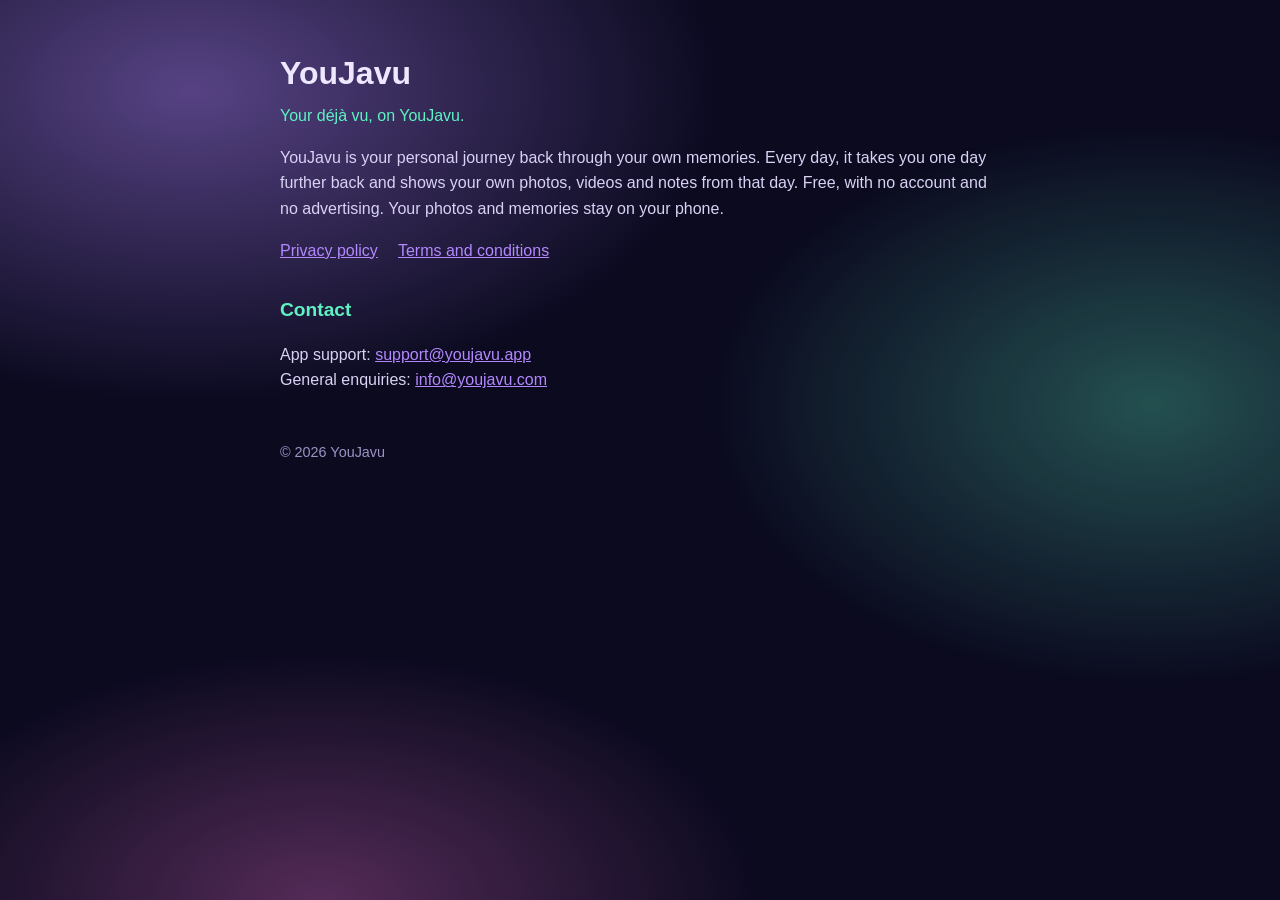
<file: index.html>
<!doctype html>
<html lang="en">
<head>
<meta charset="utf-8">
<meta name="viewport" content="width=device-width, initial-scale=1">
<title>YouJavu — Your Memory Journey</title>
<link rel="stylesheet" href="style.css">
</head>
<body>
<div class="glow"></div>
<main>
  <h1>YouJavu</h1>
  <p class="tag">Your déjà vu, on YouJavu.</p>
  <p>YouJavu is your personal journey back through your own memories. Every day, it takes you one day further back and shows your own photos, videos and notes from that day. Free, with no account and no advertising. Your photos and memories stay on your phone.</p>
  <nav>
    <a href="privacy.html">Privacy policy</a>
    <a href="terms.html">Terms and conditions</a>
  </nav>
  <h2>Contact</h2>
  <p>App support: <a href="mailto:support@youjavu.app">support@youjavu.app</a><br>
     General enquiries: <a href="mailto:info@youjavu.com">info@youjavu.com</a></p>
  <footer>© 2026 YouJavu</footer>
</main>
</body>
</html>
</file>
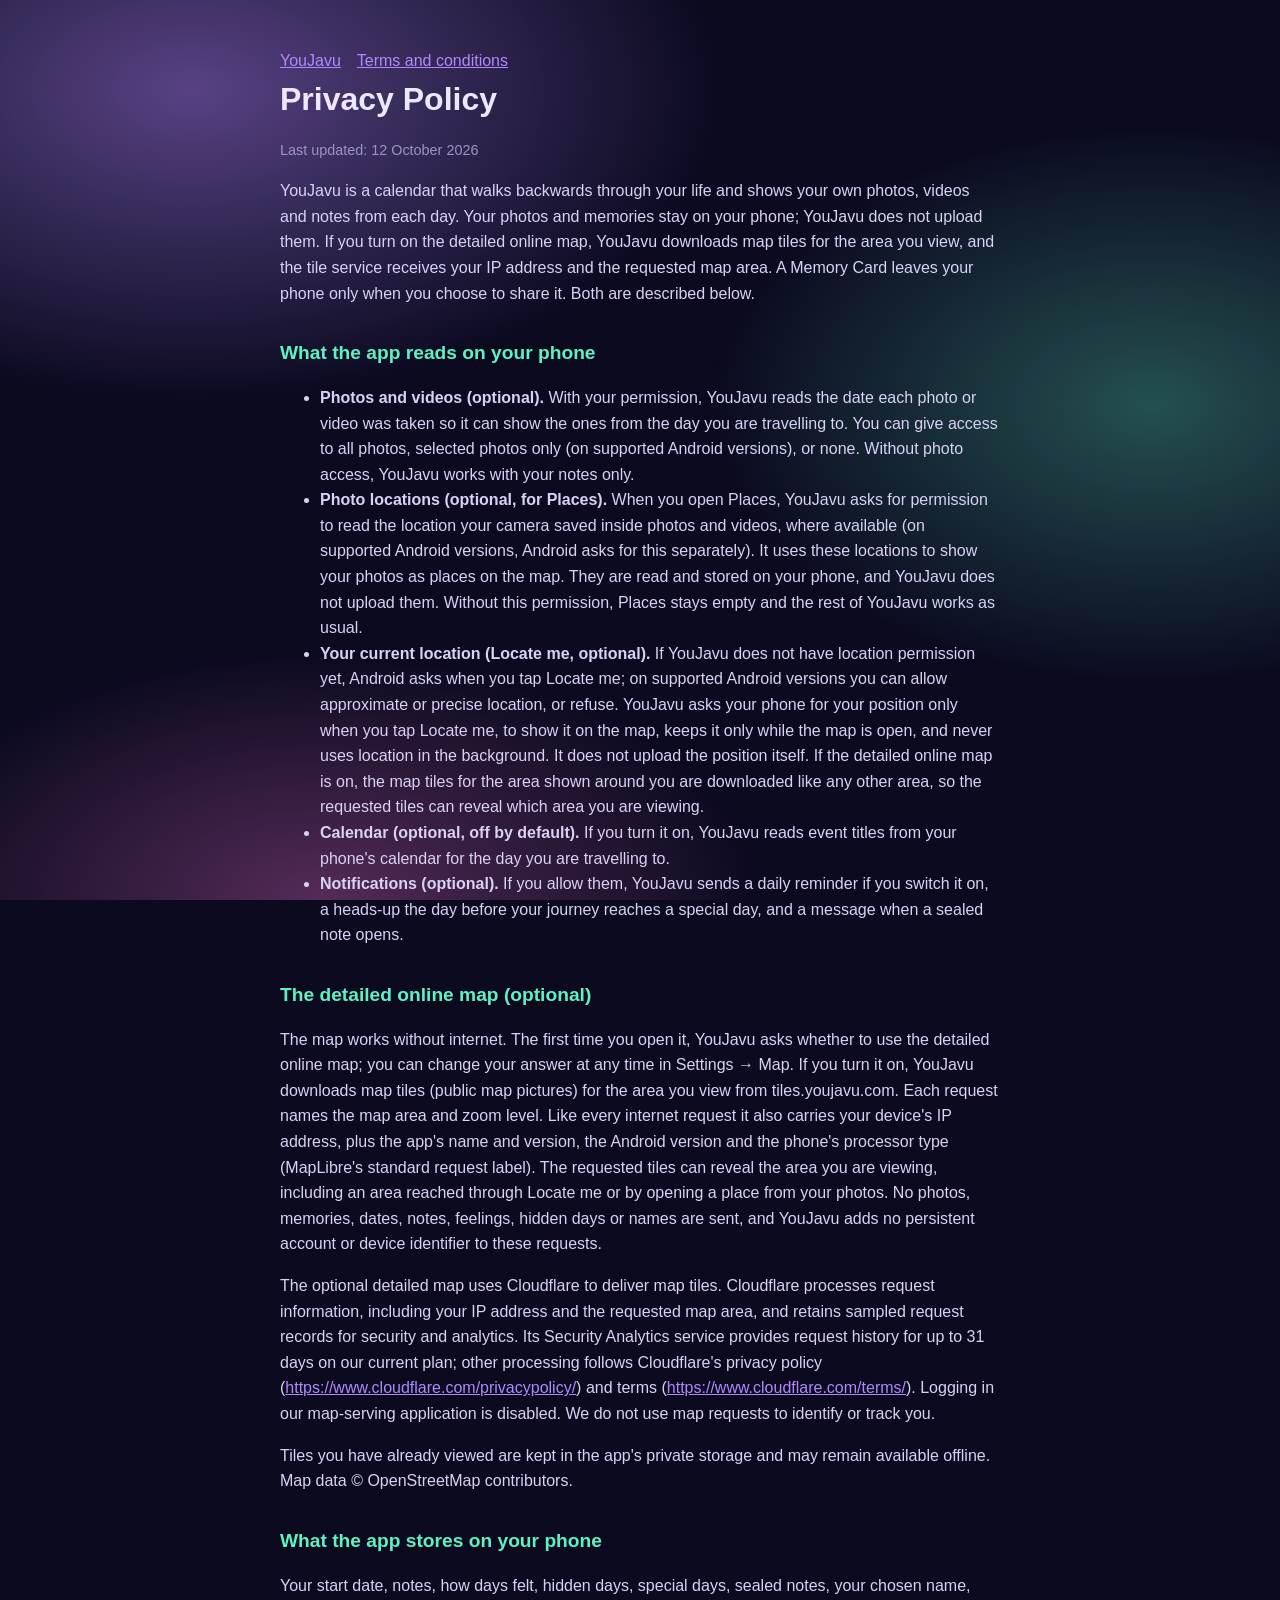
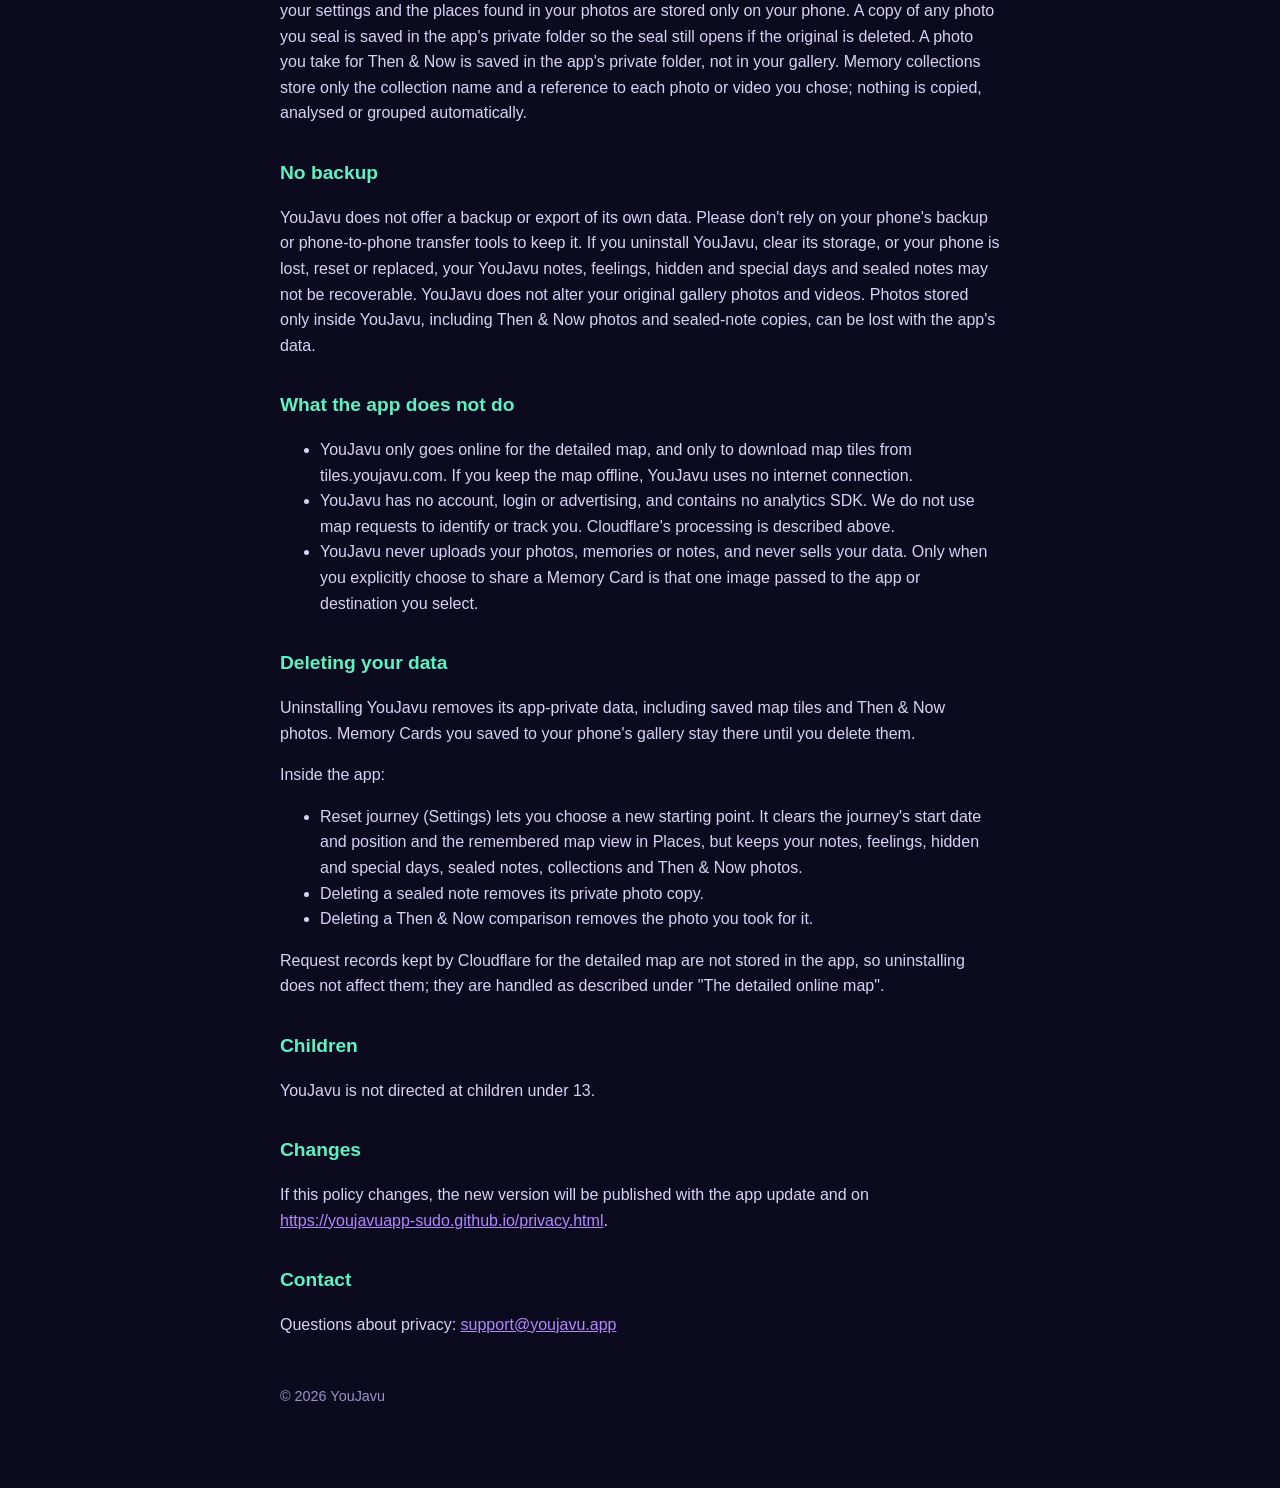
<file: privacy.html>
<!doctype html>
<html lang="en">
<head>
<meta charset="utf-8">
<meta name="viewport" content="width=device-width, initial-scale=1">
<title>YouJavu Privacy Policy</title>
<link rel="stylesheet" href="style.css">
</head>
<body>
<div class="glow"></div>
<main>
  <nav><a href="index.html">YouJavu</a><a href="terms.html">Terms and conditions</a></nav>
  <h1>Privacy Policy</h1>
  <p class="updated">Last updated: 12 October 2026</p>
  <p>YouJavu is a calendar that walks backwards through your life and shows your own photos, videos and notes from each day. Your photos and memories stay on your phone; YouJavu does not upload them. If you turn on the detailed online map, YouJavu downloads map tiles for the area you view, and the tile service receives your IP address and the requested map area. A Memory Card leaves your phone only when you choose to share it. Both are described below.</p>

  <h2>What the app reads on your phone</h2>
  <ul>
    <li><strong>Photos and videos (optional).</strong> With your permission, YouJavu reads the date each photo or video was taken so it can show the ones from the day you are travelling to. You can give access to all photos, selected photos only (on supported Android versions), or none. Without photo access, YouJavu works with your notes only.</li>
    <li><strong>Photo locations (optional, for Places).</strong> When you open Places, YouJavu asks for permission to read the location your camera saved inside photos and videos, where available (on supported Android versions, Android asks for this separately). It uses these locations to show your photos as places on the map. They are read and stored on your phone, and YouJavu does not upload them. Without this permission, Places stays empty and the rest of YouJavu works as usual.</li>
    <li><strong>Your current location (Locate me, optional).</strong> If YouJavu does not have location permission yet, Android asks when you tap Locate me; on supported Android versions you can allow approximate or precise location, or refuse. YouJavu asks your phone for your position only when you tap Locate me, to show it on the map, keeps it only while the map is open, and never uses location in the background. It does not upload the position itself. If the detailed online map is on, the map tiles for the area shown around you are downloaded like any other area, so the requested tiles can reveal which area you are viewing.</li>
    <li><strong>Calendar (optional, off by default).</strong> If you turn it on, YouJavu reads event titles from your phone's calendar for the day you are travelling to.</li>
    <li><strong>Notifications (optional).</strong> If you allow them, YouJavu sends a daily reminder if you switch it on, a heads-up the day before your journey reaches a special day, and a message when a sealed note opens.</li>
  </ul>

  <h2>The detailed online map (optional)</h2>
  <p>The map works without internet. The first time you open it, YouJavu asks whether to use the detailed online map; you can change your answer at any time in Settings → Map. If you turn it on, YouJavu downloads map tiles (public map pictures) for the area you view from tiles.youjavu.com. Each request names the map area and zoom level. Like every internet request it also carries your device's IP address, plus the app's name and version, the Android version and the phone's processor type (MapLibre's standard request label). The requested tiles can reveal the area you are viewing, including an area reached through Locate me or by opening a place from your photos. No photos, memories, dates, notes, feelings, hidden days or names are sent, and YouJavu adds no persistent account or device identifier to these requests.</p>
  <p>The optional detailed map uses Cloudflare to deliver map tiles. Cloudflare processes request information, including your IP address and the requested map area, and retains sampled request records for security and analytics. Its Security Analytics service provides request history for up to 31 days on our current plan; other processing follows Cloudflare's privacy policy (<a href="https://www.cloudflare.com/privacypolicy/">https://www.cloudflare.com/privacypolicy/</a>) and terms (<a href="https://www.cloudflare.com/terms/">https://www.cloudflare.com/terms/</a>). Logging in our map-serving application is disabled. We do not use map requests to identify or track you.</p>
  <p>Tiles you have already viewed are kept in the app's private storage and may remain available offline. Map data © OpenStreetMap contributors.</p>

  <h2>What the app stores on your phone</h2>
  <p>Your start date, notes, how days felt, hidden days, special days, sealed notes, your chosen name, your settings and the places found in your photos are stored only on your phone. A copy of any photo you seal is saved in the app's private folder so the seal still opens if the original is deleted. A photo you take for Then &amp; Now is saved in the app's private folder, not in your gallery. Memory collections store only the collection name and a reference to each photo or video you chose; nothing is copied, analysed or grouped automatically.</p>

  <h2>No backup</h2>
  <p>YouJavu does not offer a backup or export of its own data. Please don't rely on your phone's backup or phone-to-phone transfer tools to keep it. If you uninstall YouJavu, clear its storage, or your phone is lost, reset or replaced, your YouJavu notes, feelings, hidden and special days and sealed notes may not be recoverable. YouJavu does not alter your original gallery photos and videos. Photos stored only inside YouJavu, including Then &amp; Now photos and sealed-note copies, can be lost with the app's data.</p>

  <h2>What the app does not do</h2>
  <ul>
    <li>YouJavu only goes online for the detailed map, and only to download map tiles from tiles.youjavu.com. If you keep the map offline, YouJavu uses no internet connection.</li>
    <li>YouJavu has no account, login or advertising, and contains no analytics SDK. We do not use map requests to identify or track you. Cloudflare's processing is described above.</li>
    <li>YouJavu never uploads your photos, memories or notes, and never sells your data. Only when you explicitly choose to share a Memory Card is that one image passed to the app or destination you select.</li>
  </ul>

  <h2>Deleting your data</h2>
  <p>Uninstalling YouJavu removes its app-private data, including saved map tiles and Then &amp; Now photos. Memory Cards you saved to your phone's gallery stay there until you delete them.</p>
  <p>Inside the app:</p>
  <ul>
    <li>Reset journey (Settings) lets you choose a new starting point. It clears the journey's start date and position and the remembered map view in Places, but keeps your notes, feelings, hidden and special days, sealed notes, collections and Then &amp; Now photos.</li>
    <li>Deleting a sealed note removes its private photo copy.</li>
    <li>Deleting a Then &amp; Now comparison removes the photo you took for it.</li>
  </ul>
  <p>Request records kept by Cloudflare for the detailed map are not stored in the app, so uninstalling does not affect them; they are handled as described under "The detailed online map".</p>

  <h2>Children</h2>
  <p>YouJavu is not directed at children under 13.</p>

  <h2>Changes</h2>
  <p>If this policy changes, the new version will be published with the app update and on <a href="https://youjavuapp-sudo.github.io/privacy.html">https://youjavuapp-sudo.github.io/privacy.html</a>.</p>

  <h2>Contact</h2>
  <p>Questions about privacy: <a href="mailto:support@youjavu.app">support@youjavu.app</a></p>
  <footer>© 2026 YouJavu</footer>
</main>
</body>
</html>
</file>
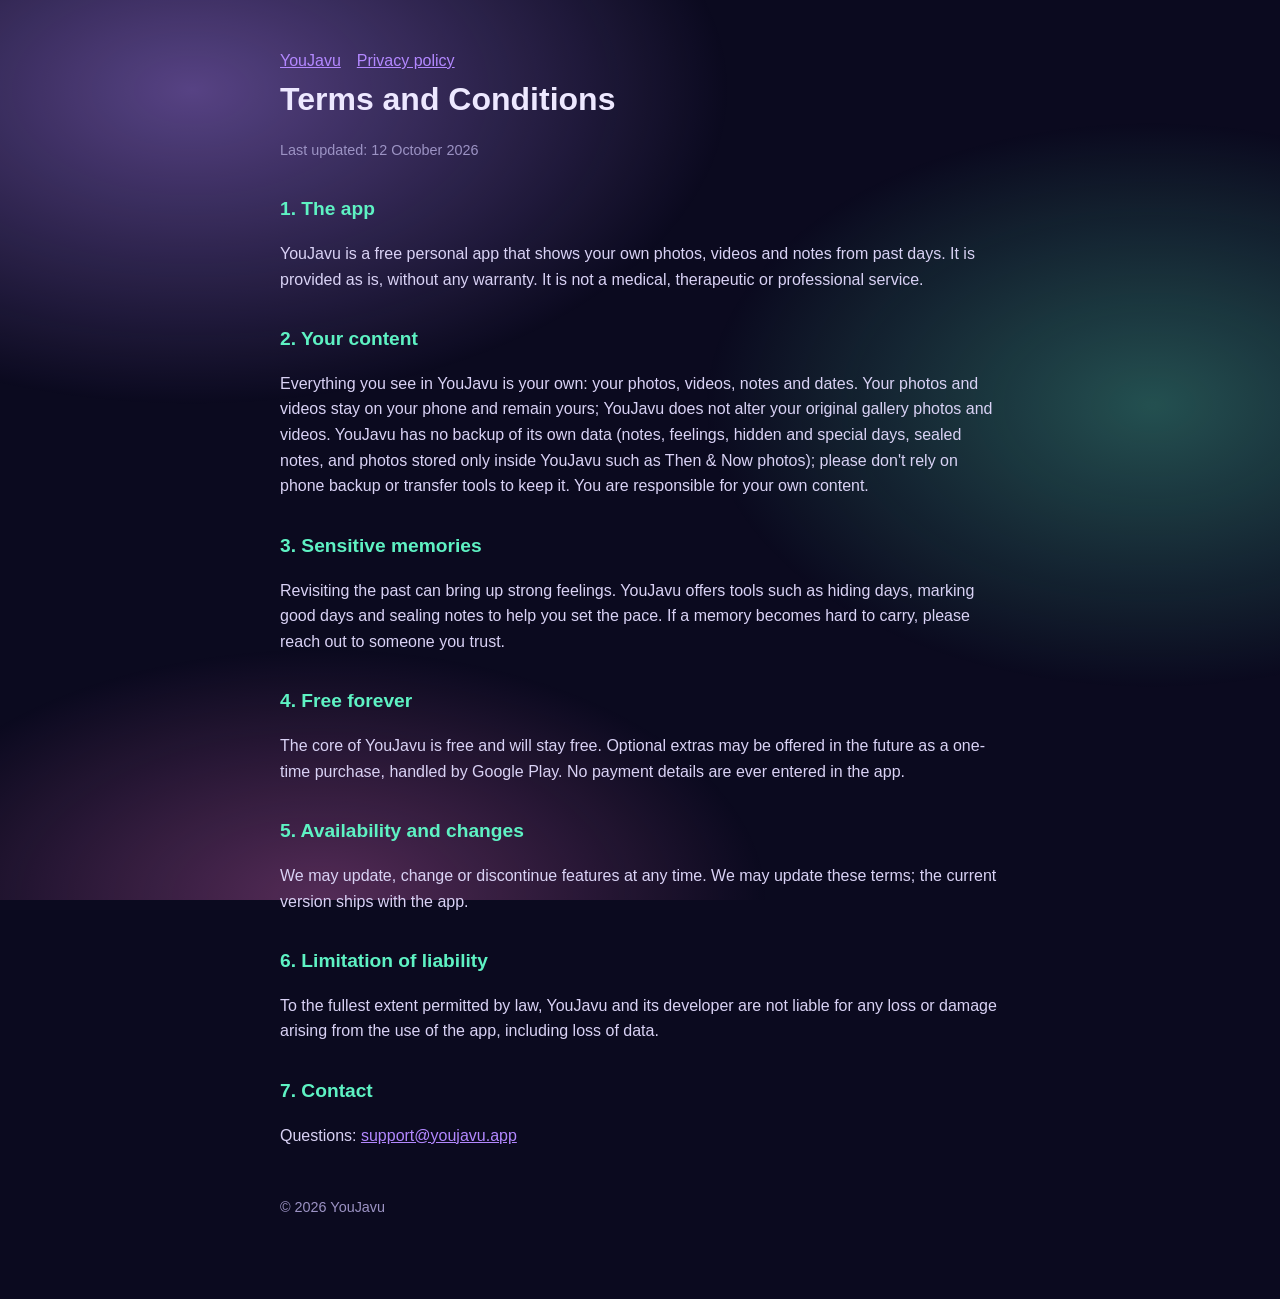
<file: terms.html>
<!doctype html>
<html lang="en">
<head>
<meta charset="utf-8">
<meta name="viewport" content="width=device-width, initial-scale=1">
<title>YouJavu Terms and Conditions</title>
<link rel="stylesheet" href="style.css">
</head>
<body>
<div class="glow"></div>
<main>
  <nav><a href="index.html">YouJavu</a><a href="privacy.html">Privacy policy</a></nav>
  <h1>Terms and Conditions</h1>
  <p class="updated">Last updated: 12 October 2026</p>

  <h2>1. The app</h2>
  <p>YouJavu is a free personal app that shows your own photos, videos and notes from past days. It is provided as is, without any warranty. It is not a medical, therapeutic or professional service.</p>

  <h2>2. Your content</h2>
  <p>Everything you see in YouJavu is your own: your photos, videos, notes and dates. Your photos and videos stay on your phone and remain yours; YouJavu does not alter your original gallery photos and videos. YouJavu has no backup of its own data (notes, feelings, hidden and special days, sealed notes, and photos stored only inside YouJavu such as Then &amp; Now photos); please don't rely on phone backup or transfer tools to keep it. You are responsible for your own content.</p>

  <h2>3. Sensitive memories</h2>
  <p>Revisiting the past can bring up strong feelings. YouJavu offers tools such as hiding days, marking good days and sealing notes to help you set the pace. If a memory becomes hard to carry, please reach out to someone you trust.</p>

  <h2>4. Free forever</h2>
  <p>The core of YouJavu is free and will stay free. Optional extras may be offered in the future as a one-time purchase, handled by Google Play. No payment details are ever entered in the app.</p>

  <h2>5. Availability and changes</h2>
  <p>We may update, change or discontinue features at any time. We may update these terms; the current version ships with the app.</p>

  <h2>6. Limitation of liability</h2>
  <p>To the fullest extent permitted by law, YouJavu and its developer are not liable for any loss or damage arising from the use of the app, including loss of data.</p>

  <h2>7. Contact</h2>
  <p>Questions: <a href="mailto:support@youjavu.app">support@youjavu.app</a></p>
  <footer>© 2026 YouJavu</footer>
</main>
</body>
</html>
</file>
<file: style.css>
:root { color-scheme: dark; }
body { margin: 0; font-family: -apple-system, "Segoe UI", Roboto, Helvetica, Arial, sans-serif; background: #0B0A1F; color: #EDE8FF; line-height: 1.6; }
.glow { position: fixed; inset: 0; z-index: -1; background:
  radial-gradient(60% 50% at 15% 10%, rgba(179,136,255,.45), transparent 70%),
  radial-gradient(50% 45% at 90% 45%, rgba(94,242,195,.3), transparent 70%),
  radial-gradient(50% 40% at 25% 100%, rgba(255,122,217,.3), transparent 70%); }
main { max-width: 720px; margin: 0 auto; padding: 48px 24px 80px; }
h1 { font-size: 2rem; margin: 0 0 .25rem; }
h2 { font-size: 1.2rem; margin-top: 2rem; color: #5EF2C3; }
p, li { color: #D9D2F5; }
a { color: #B388FF; }
.tag { color: #5EF2C3; margin-top: 0; }
.updated { color: #9C93C4; font-size: .9rem; }
nav a { margin-right: 16px; }
footer { margin-top: 48px; color: #9C93C4; font-size: .9rem; }
</file>
